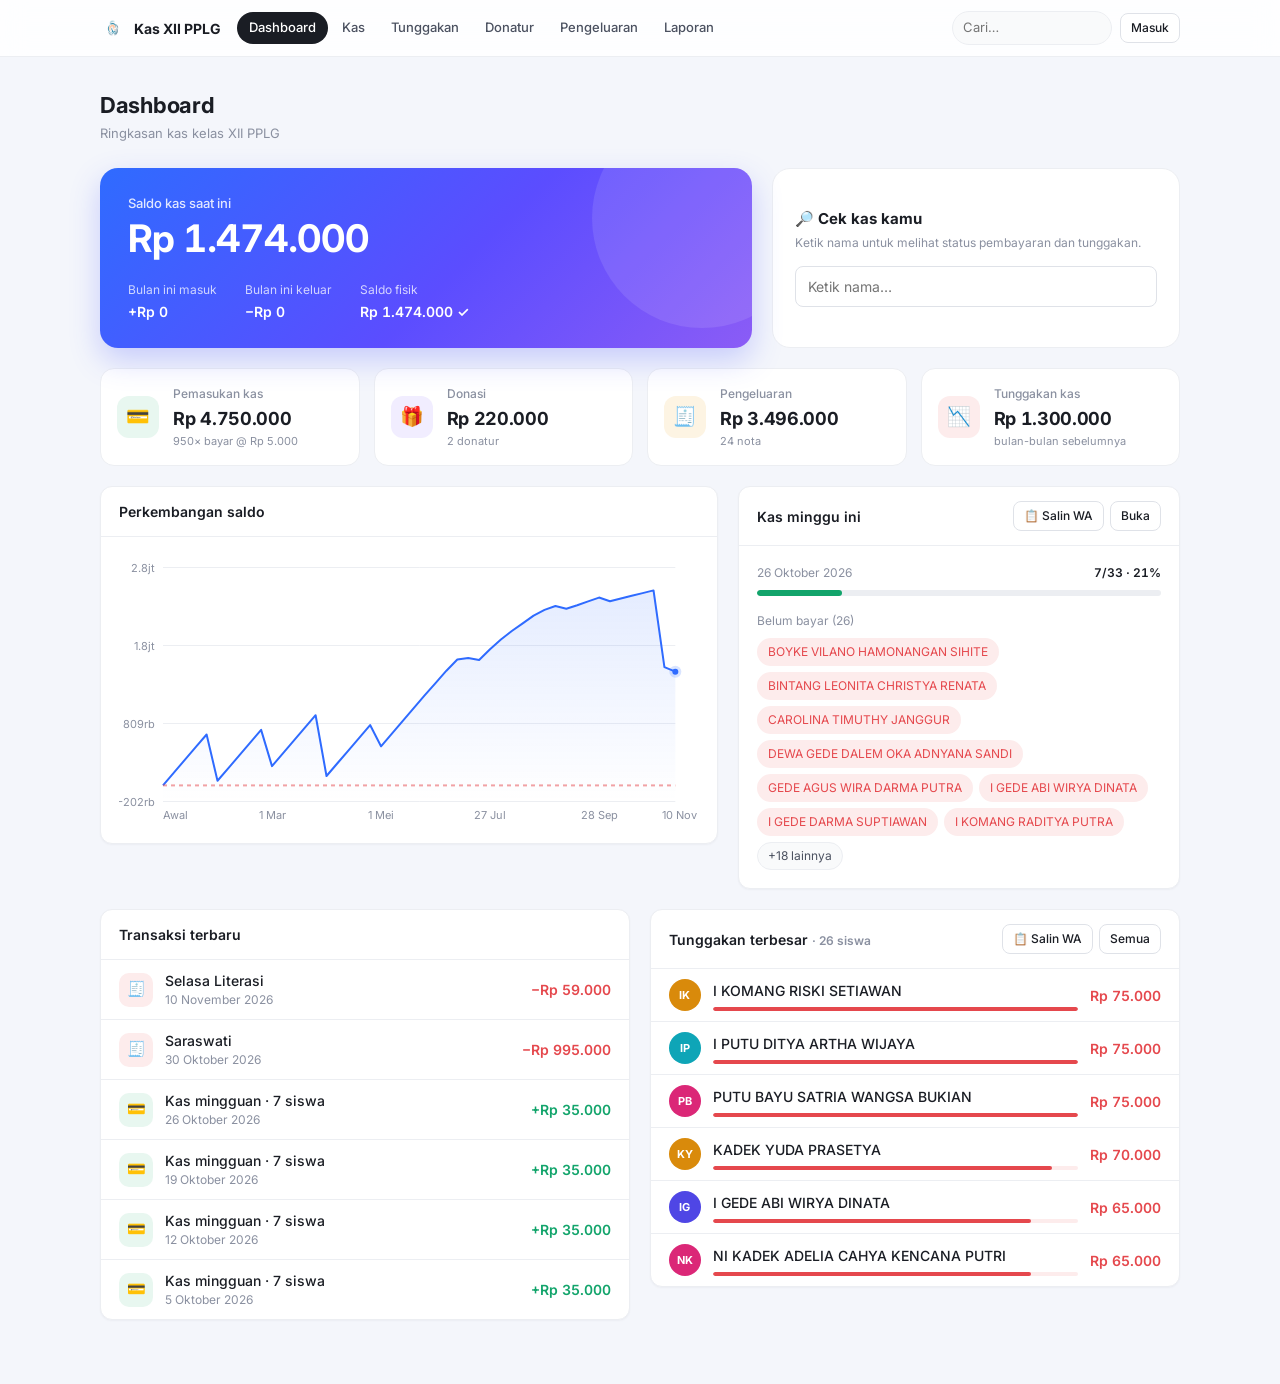
<file: index.html>
<!DOCTYPE html>
<html lang="id">

<head>
    <meta charset="UTF-8">
    <meta name="viewport" content="width=device-width, initial-scale=1.0">
    <title>Kas XII PPLG | SMKN 2 Kuta Selatan</title>
    <meta name="description" content="Dashboard kas kelas XII PPLG SMKN 2 Kuta Selatan: saldo, pemasukan, pengeluaran, donasi, dan status kas per siswa.">
    <link rel="canonical" href="https://zynxx24.github.io/XII-PPLG---CASH-EXPORTED/">
    <link rel="icon" href="data:image/svg+xml,%3Csvg%20xmlns%3D%27http%3A//www.w3.org/2000/svg%27%20viewBox%3D%270%200%2064%2064%27%3E%3Crect%20width%3D%2764%27%20height%3D%2764%27%20rx%3D%2714%27%20fill%3D%27%234f46e5%27/%3E%3Ctext%20x%3D%2732%27%20y%3D%2744%27%20font-family%3D%27Arial%2Csans-serif%27%20font-size%3D%2734%27%20font-weight%3D%27700%27%20fill%3D%27%23fff%27%20text-anchor%3D%27middle%27%3EK%3C/text%3E%3C/svg%3E">
    <meta property="og:type" content="website">
    <meta property="og:locale" content="id_ID">
    <meta property="og:title" content="Kas XII PPLG | SMKN 2 Kuta Selatan">
    <meta property="og:description" content="Dashboard kas kelas XII PPLG SMKN 2 Kuta Selatan: saldo, pemasukan, pengeluaran, donasi, dan status kas per siswa.">
    <meta property="og:url" content="https://zynxx24.github.io/XII-PPLG---CASH-EXPORTED/">
    <meta property="og:image" content="https://zynxx24.github.io/XII-PPLG---CASH-EXPORTED/docs/og-image.jpg">
    <meta property="og:image:width" content="1200">
    <meta property="og:image:height" content="630">
    <meta name="twitter:card" content="summary_large_image">
    <meta name="robots" content="noindex, nofollow">
    <link rel="stylesheet" href="css/style.css">
</head>

<body>
    <header class="topbar">
        <div class="wrap topbar-inner">
            <a class="brand" onclick="navigateTo('dashboard')">
                <img src="asset/webp/PPLG-LOGO.webp" alt="">
                <span>Kas XII PPLG</span>
            </a>
            <nav class="nav" id="nav"></nav>
            <div class="topbar-right">
                <input class="search" id="global-search" type="search" placeholder="Cari…" oninput="handleSearch(this.value)">
                <span id="user-slot"></span>
            </div>
        </div>
    </header>

    <main class="wrap">
        <div class="page-head">
            <h1 id="page-title">Dashboard</h1>
            <p id="page-subtitle"></p>
        </div>
        <div id="content-area">
            <div class="loading">Memuat…</div>
        </div>
    </main>

    <div class="modal-overlay" id="modal-overlay" onclick="closeModal(event)">
        <div class="modal">
            <div class="modal-header">
                <h3 id="modal-title"></h3>
                <button class="modal-close" onclick="closeModal()">&times;</button>
            </div>
            <div class="modal-body" id="modal-body"></div>
            <div class="modal-footer" id="modal-footer"></div>
        </div>
    </div>

    <div class="toast-container" id="toast-container"></div>

    <script src="js/static_data.js"></script>
    <script src="js/api.js"></script>
    <script src="js/core.js"></script>
    <script src="js/chart.js"></script>
    <script src="js/member.js"></script>
    <script src="js/pages/dashboard.js"></script>
    <script src="js/pages/payments.js"></script>
    <script src="js/pages/recap.js"></script>
    <script src="js/pages/donations.js"></script>
    <script src="js/pages/expenses.js"></script>
    <script src="js/pages/reports.js"></script>
    <script src="js/pages/settings.js"></script>
    <script src="js/app.js"></script>
</body>

</html>
</file>
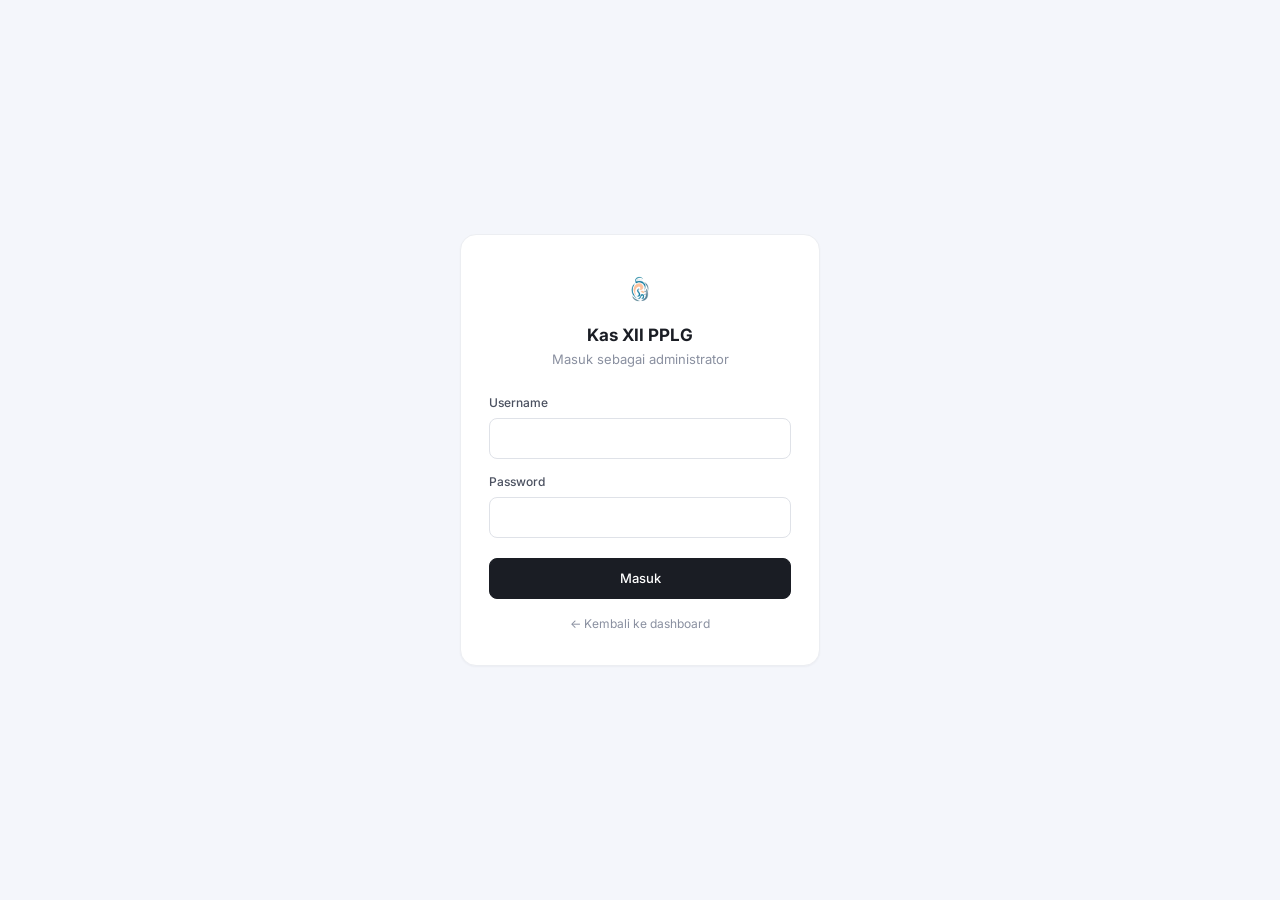
<file: admin.html>
<!DOCTYPE html>
<html lang="id">

<head>
    <meta charset="UTF-8">
    <meta name="viewport" content="width=device-width, initial-scale=1.0">
    <meta name="description" content="Kas XII PPLG - Login Admin">
    <title>Login Admin · Kas XII PPLG</title>
    <link rel="stylesheet" href="css/style.css">
</head>

<body>
    <div class="login">
        <form class="login-card" id="form-admin" onsubmit="handleLogin(event)">
            <img src="asset/webp/PPLG-LOGO.webp" alt="">
            <h1>Kas XII PPLG</h1>
            <p>Masuk sebagai administrator</p>

            <div class="login-error" id="login-error"></div>

            <div class="field">
                <label for="admin-username">Username</label>
                <input type="text" class="input" id="admin-username" autocomplete="username" required>
            </div>
            <div class="field">
                <label for="admin-password">Password</label>
                <input type="password" class="input" id="admin-password" autocomplete="current-password" required>
            </div>
            <button type="submit" class="btn btn-primary">Masuk</button>
            <a class="login-back" href="index.html">← Kembali ke dashboard</a>
        </form>
    </div>

    <script>
        async function handleLogin(e) {
            e.preventDefault();
            const errorEl = document.getElementById('login-error');
            errorEl.style.display = 'none';

            const body = {
                role: 'admin',
                username: document.getElementById('admin-username').value,
                password: document.getElementById('admin-password').value
            };

            try {
                const res = await fetch('/api/login', {
                    method: 'POST',
                    headers: { 'Content-Type': 'application/json' },
                    body: JSON.stringify(body)
                });

                const data = await res.json();
                if (!res.ok) {
                    errorEl.textContent = data.error || 'Login gagal';
                    errorEl.style.display = 'block';
                    return;
                }

                localStorage.setItem('token', data.token);
                localStorage.setItem('role', data.role);
                localStorage.setItem('name', body.username);

                window.location.href = 'index.html';
            } catch (err) {
                errorEl.textContent = 'Tidak dapat terhubung ke server';
                errorEl.style.display = 'block';
            }
        }

        if (localStorage.getItem('token') && localStorage.getItem('role') === 'admin') {
            window.location.href = 'index.html';
        }
    </script>
</body>

</html>
</file>
<file: css/style.css>
/*
 * XII PPLG Cash Management — Light & airy design
 */
@import url('https://fonts.googleapis.com/css2?family=Inter:wght@400;500;600;700&display=swap');

:root {
    --bg: #f4f6fb;
    --surface: #ffffff;
    --surface-2: #f9fafb;
    --border: #eceef2;
    --border-strong: #dfe2e8;

    --text: #1a1d24;
    --text-2: #4b5160;
    --muted: #8a90a0;

    --accent: #2f6bff;
    --accent-soft: #eef3ff;
    --ok: #12a46b;
    --ok-soft: #e8f7f0;
    --bad: #e5484d;
    --bad-soft: #fdecec;
    --warn: #d98a0b;
    --warn-soft: #fdf4e3;
    --purple: #7c5cff;
    --purple-soft: #f1edff;

    --radius: 12px;
    --radius-sm: 8px;
    --shadow: 0 1px 2px rgba(16, 24, 40, .04);
    --shadow-lg: 0 12px 40px rgba(16, 24, 40, .12);
    --wrap: 1120px;
}

*, *::before, *::after { margin: 0; padding: 0; box-sizing: border-box; }

html { -webkit-text-size-adjust: 100%; }

body {
    font-family: 'Inter', system-ui, -apple-system, 'Segoe UI', sans-serif;
    background: var(--bg);
    color: var(--text);
    font-size: 14px;
    line-height: 1.5;
    -webkit-font-smoothing: antialiased;
}

[hidden] { display: none !important; }
a { color: inherit; text-decoration: none; }
button { font: inherit; color: inherit; }
.wrap { max-width: var(--wrap); margin: 0 auto; padding: 0 20px; }
.muted { color: var(--muted); }
.ok { color: var(--ok); }
.bad { color: var(--bad); }
.warn { color: var(--warn); }
.num { font-variant-numeric: tabular-nums; white-space: nowrap; }
.right { text-align: right; }
.center { text-align: center; }

/* ======= Top bar ======= */
.topbar {
    position: sticky;
    top: 0;
    z-index: 50;
    background: rgba(255, 255, 255, .85);
    backdrop-filter: saturate(180%) blur(12px);
    -webkit-backdrop-filter: saturate(180%) blur(12px);
    border-bottom: 1px solid var(--border);
}

.topbar-inner {
    display: flex;
    align-items: center;
    gap: 16px;
    height: 56px;
}

.brand {
    display: flex;
    align-items: center;
    gap: 8px;
    font-weight: 700;
    font-size: 14px;
    white-space: nowrap;
}

.brand img { width: 26px; height: 26px; object-fit: contain; }

.nav {
    display: flex;
    gap: 2px;
    flex: 1;
    overflow-x: auto;
    scrollbar-width: none;
}

.nav::-webkit-scrollbar { display: none; }

.nav a {
    padding: 6px 12px;
    border-radius: 999px;
    color: var(--text-2);
    font-weight: 500;
    font-size: 13px;
    white-space: nowrap;
    cursor: pointer;
    transition: background .15s, color .15s;
}

.nav a:hover { background: var(--surface-2); color: var(--text); }
.nav a.active { background: var(--text); color: #fff; }

.nav .dot {
    display: inline-block;
    min-width: 16px;
    margin-left: 4px;
    padding: 0 5px;
    border-radius: 999px;
    background: var(--bad);
    color: #fff;
    font-size: 10px;
    line-height: 16px;
    text-align: center;
}

.topbar-right { display: flex; align-items: center; gap: 8px; margin-left: auto; }

.search {
    width: 160px;
    padding: 6px 10px;
    border: 1px solid var(--border);
    border-radius: 999px;
    background: var(--surface-2);
    font: inherit;
    font-size: 13px;
    outline: none;
    transition: border-color .15s, width .2s;
}

.search:focus { border-color: var(--accent); width: 200px; background: #fff; }

/* ======= Page ======= */
main.wrap { padding-top: 32px; padding-bottom: 64px; }

.page-head { margin-bottom: 24px; }
.page-head h1 { font-size: 22px; font-weight: 700; letter-spacing: -.3px; }
.page-head p { color: var(--muted); font-size: 13px; margin-top: 2px; }

.stack { display: flex; flex-direction: column; gap: 20px; }
.cols { display: grid; grid-template-columns: 1.4fr 1fr; gap: 20px; align-items: start; }

/* ======= Hero & stats ======= */
.hero-grid { display: grid; grid-template-columns: 1.6fr 1fr; gap: 20px; }

.hero {
    position: relative;
    overflow: hidden;
    padding: 26px 28px;
    border-radius: 18px;
    color: #fff;
    background: linear-gradient(135deg, #2f6bff 0%, #5b4dff 55%, #8b5cf6 100%);
    box-shadow: 0 12px 30px rgba(63, 81, 255, .25);
}

.hero::after {
    content: '';
    position: absolute;
    right: -60px;
    top: -60px;
    width: 220px;
    height: 220px;
    border-radius: 50%;
    background: rgba(255, 255, 255, .1);
}

.hero-label { font-size: 13px; opacity: .85; font-weight: 500; }
.hero-value { font-size: 38px; font-weight: 700; letter-spacing: -1px; line-height: 1.15; margin: 4px 0 20px; }
.hero-meta { display: flex; gap: 28px; flex-wrap: wrap; font-size: 12px; position: relative; z-index: 1; }
.hero-meta span { opacity: .75; }
.hero-meta b { display: block; font-size: 14px; font-weight: 600; margin-top: 2px; }
.hero-meta small { font-weight: 500; opacity: .8; }

.lookup {
    padding: 22px;
    border-radius: 18px;
    background: var(--surface);
    border: 1px solid var(--border);
    display: flex;
    flex-direction: column;
    justify-content: center;
}

.lookup-title { font-weight: 700; font-size: 15px; }
.lookup p { color: var(--muted); font-size: 12px; margin: 4px 0 14px; }

.stats {
    display: grid;
    grid-template-columns: repeat(auto-fit, minmax(200px, 1fr));
    gap: 14px;
}

.stat {
    display: flex;
    gap: 14px;
    align-items: center;
    background: var(--surface);
    border: 1px solid var(--border);
    border-radius: 14px;
    padding: 16px;
    transition: transform .15s, box-shadow .15s;
}

.stat:hover { transform: translateY(-2px); box-shadow: 0 6px 18px rgba(16, 24, 40, .06); }

.stat-icon {
    flex-shrink: 0;
    width: 42px;
    height: 42px;
    display: grid;
    place-items: center;
    border-radius: 12px;
    font-size: 19px;
    background: var(--tone-soft, var(--accent-soft));
}

.stat-label { font-size: 12px; color: var(--muted); font-weight: 500; }
.stat-value { font-size: 18px; font-weight: 700; margin-top: 2px; letter-spacing: -.3px; }
.stat-sub { font-size: 11px; color: var(--muted); margin-top: 1px; }

.tone-ok { --tone: var(--ok); --tone-soft: var(--ok-soft); }
.tone-bad { --tone: var(--bad); --tone-soft: var(--bad-soft); }
.tone-warn { --tone: var(--warn); --tone-soft: var(--warn-soft); }
.tone-purple { --tone: var(--purple); --tone-soft: var(--purple-soft); }
.stat.tone-ok .stat-value, .stat.tone-bad .stat-value, .stat.tone-warn .stat-value, .stat.tone-purple .stat-value { color: var(--text); }

/* ======= Panel ======= */
.panel {
    background: var(--surface);
    border: 1px solid var(--border);
    border-radius: var(--radius);
    box-shadow: var(--shadow);
    overflow: hidden;
}

.panel-head {
    display: flex;
    align-items: center;
    justify-content: space-between;
    gap: 12px;
    padding: 14px 18px;
    border-bottom: 1px solid var(--border);
}

.panel-head h2 { font-size: 14px; font-weight: 600; }
.panel-head .muted { font-size: 12px; }
.panel-body { padding: 18px; }
.panel-actions { display: flex; gap: 6px; align-items: center; }

/* ======= List rows ======= */
.list { list-style: none; }

.row {
    display: flex;
    align-items: center;
    gap: 12px;
    padding: 10px 18px;
    border-bottom: 1px solid var(--border);
}

.row:last-child { border-bottom: none; }
.row:hover { background: var(--surface-2); }
.row-main { flex: 1; min-width: 0; }
.row-title { font-weight: 500; overflow: hidden; text-overflow: ellipsis; white-space: nowrap; }
.row-meta { font-size: 12px; color: var(--muted); }
.row-amount { font-weight: 600; }
.row-actions { display: flex; gap: 2px; opacity: .5; transition: opacity .15s; }
.row:hover .row-actions { opacity: 1; }

.more {
    display: block;
    width: 100%;
    padding: 10px;
    border: none;
    border-top: 1px solid var(--border);
    background: none;
    color: var(--accent);
    font-size: 12px;
    font-weight: 500;
    cursor: pointer;
}

/* ======= Buttons ======= */
.btn {
    display: inline-flex;
    align-items: center;
    gap: 6px;
    padding: 7px 14px;
    border: 1px solid var(--border-strong);
    border-radius: var(--radius-sm);
    background: var(--surface);
    font-size: 13px;
    font-weight: 500;
    cursor: pointer;
    white-space: nowrap;
    transition: background .15s, border-color .15s;
}

.btn:hover { background: var(--surface-2); }
.btn-primary { background: var(--text); border-color: var(--text); color: #fff; }
.btn-primary:hover { background: #333845; }
.btn-danger { color: var(--bad); }
.btn-sm { padding: 5px 10px; font-size: 12px; }

.icon-btn {
    width: 28px;
    height: 28px;
    display: inline-grid;
    place-items: center;
    border: none;
    border-radius: 6px;
    background: none;
    color: var(--muted);
    cursor: pointer;
    font-size: 13px;
}

.icon-btn:hover { background: var(--border); color: var(--text); }
.icon-btn.danger:hover { background: var(--bad-soft); color: var(--bad); }
.icon-btn.good:hover { background: var(--ok-soft); color: var(--ok); }

/* ======= Badges / chips ======= */
.badge {
    display: inline-block;
    padding: 2px 8px;
    border-radius: 999px;
    font-size: 11px;
    font-weight: 600;
    white-space: nowrap;
    background: var(--surface-2);
    color: var(--text-2);
}

.badge.ok { background: var(--ok-soft); color: var(--ok); }
.badge.bad { background: var(--bad-soft); color: var(--bad); }
.badge.warn { background: var(--warn-soft); color: var(--warn); }
.badge.purple { background: var(--purple-soft); color: var(--purple); }

.chips { display: flex; flex-wrap: wrap; gap: 6px; }

.chip {
    padding: 4px 10px;
    border-radius: 999px;
    background: var(--surface-2);
    border: 1px solid var(--border);
    font-size: 12px;
    color: var(--text-2);
}

.chip.bad { background: var(--bad-soft); border-color: transparent; color: var(--bad); }

/* ======= Progress ======= */
.progress { height: 6px; background: var(--border); border-radius: 999px; overflow: hidden; }
.progress > span { display: block; height: 100%; background: var(--ok); border-radius: inherit; transition: width .4s; }

.progress-line {
    display: flex;
    justify-content: space-between;
    font-size: 12px;
    color: var(--muted);
    margin-bottom: 8px;
}

.progress-line b { color: var(--text); font-weight: 600; }

/* ======= Chart ======= */
.chart { width: 100%; height: 270px; display: block; }

/* ======= Payment grid ======= */
.grid-scroll { overflow-x: auto; }

.grid {
    border-collapse: separate;
    border-spacing: 0;
    font-size: 13px;
    min-width: 100%;
}

.grid th, .grid td {
    padding: 8px 10px;
    border-bottom: 1px solid var(--border);
    background: var(--surface);
}

.grid thead th {
    position: sticky;
    top: 0;
    font-size: 11px;
    font-weight: 600;
    color: var(--muted);
    background: var(--surface-2);
    text-align: center;
    white-space: nowrap;
}

.grid .name {
    position: sticky;
    left: 0;
    z-index: 1;
    min-width: 200px;
    max-width: 240px;
    text-align: left;
    font-weight: 500;
    overflow: hidden;
    text-overflow: ellipsis;
    white-space: nowrap;
    border-right: 1px solid var(--border);
}

.grid .status {
    position: sticky;
    right: 0;
    z-index: 1;
    min-width: 72px;
    border-left: 1px solid var(--border);
}

.grid thead .name, .grid thead .status { z-index: 2; }
.grid td.cell { text-align: center; padding: 6px; }
.grid tbody tr:hover td { background: var(--surface-2); }

.grid .date-head { line-height: 1.2; }
.grid .date-head b { display: block; font-size: 13px; color: var(--text); }

.grid .del-date {
    display: none;
    margin: 2px auto 0;
    border: none;
    background: none;
    color: var(--bad);
    font-size: 10px;
    cursor: pointer;
}

.grid th:hover .del-date { display: block; }

.tick {
    width: 18px;
    height: 18px;
    accent-color: var(--ok);
    cursor: pointer;
    vertical-align: middle;
}

.paid-mark { color: var(--ok); font-weight: 700; }
.unpaid-mark { display: inline-block; width: 6px; height: 6px; border-radius: 50%; background: var(--border-strong); vertical-align: middle; }
.exempt { color: var(--purple); font-weight: 700; }

/* ======= Recap (details) ======= */
.month {
    background: var(--surface);
    border: 1px solid var(--border);
    border-radius: var(--radius);
    overflow: hidden;
}

.month + .month { margin-top: 10px; }

.month summary {
    display: flex;
    align-items: center;
    gap: 12px;
    padding: 14px 18px;
    cursor: pointer;
    list-style: none;
}

.month summary::-webkit-details-marker { display: none; }

.month summary::before {
    content: '›';
    font-size: 18px;
    color: var(--muted);
    transition: transform .2s;
}

.month[open] summary::before { transform: rotate(90deg); }
.month[open] summary { border-bottom: 1px solid var(--border); }
.month-title { flex: 1; font-weight: 600; }
.month-title small { display: block; font-weight: 400; font-size: 12px; color: var(--muted); }

/* ======= Forms ======= */
.field { margin-bottom: 14px; }
.field label { display: block; font-size: 12px; font-weight: 500; color: var(--text-2); margin-bottom: 6px; }

.input {
    width: 100%;
    padding: 9px 12px;
    border: 1px solid var(--border-strong);
    border-radius: var(--radius-sm);
    background: #fff;
    font: inherit;
    color: var(--text);
    outline: none;
    transition: border-color .15s, box-shadow .15s;
}

.input:focus { border-color: var(--accent); box-shadow: 0 0 0 3px var(--accent-soft); }

.form-grid { display: grid; grid-template-columns: repeat(auto-fit, minmax(220px, 1fr)); gap: 0 16px; }
.form-foot { display: flex; justify-content: flex-end; margin-top: 4px; }

/* ======= Empty / loading ======= */
.empty { padding: 40px 20px; text-align: center; color: var(--muted); font-size: 13px; }
.empty-icon { font-size: 28px; margin-bottom: 6px; opacity: .6; }

.loading { padding: 60px 0; text-align: center; color: var(--muted); }

.loading::before {
    content: '';
    display: block;
    width: 22px;
    height: 22px;
    margin: 0 auto 10px;
    border: 2px solid var(--border);
    border-top-color: var(--text);
    border-radius: 50%;
    animation: spin .7s linear infinite;
}

@keyframes spin { to { transform: rotate(360deg); } }

.fade-in { animation: fadeIn .25s ease; }
@keyframes fadeIn { from { opacity: 0; transform: translateY(4px); } to { opacity: 1; transform: none; } }

/* ======= Modal ======= */
.modal-overlay {
    position: fixed;
    inset: 0;
    z-index: 100;
    display: none;
    align-items: center;
    justify-content: center;
    padding: 20px;
    background: rgba(16, 24, 40, .35);
}

.modal-overlay.active { display: flex; animation: fadeIn .15s ease; }

.modal {
    width: 100%;
    max-width: 420px;
    background: var(--surface);
    border-radius: 14px;
    box-shadow: var(--shadow-lg);
}

.modal-header { display: flex; justify-content: space-between; align-items: center; padding: 16px 20px 0; }
.modal-header h3 { font-size: 15px; font-weight: 600; }
.modal-close { border: none; background: none; font-size: 20px; color: var(--muted); cursor: pointer; line-height: 1; }
.modal-body { padding: 16px 20px 4px; }
.modal-footer { display: flex; justify-content: flex-end; gap: 8px; padding: 0 20px 18px; }

/* ======= Toast ======= */
.toast-container {
    position: fixed;
    bottom: 20px;
    left: 50%;
    transform: translateX(-50%);
    z-index: 200;
    display: flex;
    flex-direction: column;
    gap: 8px;
    align-items: center;
}

.toast {
    padding: 10px 16px;
    border-radius: 999px;
    background: var(--text);
    color: #fff;
    font-size: 13px;
    box-shadow: var(--shadow-lg);
    animation: fadeIn .2s ease;
    transition: opacity .3s;
}

.toast.error { background: var(--bad); }
.toast.success { background: var(--ok); }

/* ======= Login ======= */
.login {
    min-height: 100vh;
    display: grid;
    place-items: center;
    padding: 20px;
}

.login-card {
    width: 100%;
    max-width: 360px;
    background: var(--surface);
    border: 1px solid var(--border);
    border-radius: 16px;
    padding: 32px 28px;
    box-shadow: var(--shadow);
}

.login-card img { width: 44px; height: 44px; object-fit: contain; display: block; margin: 0 auto 12px; }
.login-card h1 { font-size: 17px; text-align: center; }
.login-card > p { font-size: 13px; text-align: center; color: var(--muted); margin: 2px 0 24px; }
.login-card .btn { width: 100%; justify-content: center; padding: 10px; margin-top: 6px; }

.login-error {
    display: none;
    margin-bottom: 14px;
    padding: 9px 12px;
    border-radius: var(--radius-sm);
    background: var(--bad-soft);
    color: var(--bad);
    font-size: 13px;
}

.login-back { display: block; text-align: center; margin-top: 16px; font-size: 12px; color: var(--muted); }

/* ======= Report preview ======= */
.report-wrap {
    padding: 24px;
    background: var(--surface-2);
    border: 1px dashed var(--border-strong);
    border-radius: var(--radius);
    overflow-x: auto;
    display: flex;
    justify-content: center;
}

.report { width: 210mm; background: #fff; color: #1e293b; box-shadow: var(--shadow-lg); font-size: 11px; }
.report section { padding: 40px 50px; }
.report section + section { page-break-before: always; break-before: page; }
.report .cover { min-height: 297mm; display: flex; flex-direction: column; justify-content: center; align-items: center; text-align: center; }
.report h2 { font-size: 15px; font-weight: 700; text-transform: uppercase; padding-left: 10px; border-left: 4px solid #2f6bff; }
.report h2 + p { color: #64748b; margin: 4px 0 18px 14px; }
.report h3 { font-size: 12px; font-weight: 700; margin: 18px 0 8px; text-transform: uppercase; }
.report table { width: 100%; border-collapse: collapse; }
.report th { background: #f1f5f9; font-size: 10px; color: #475569; text-transform: uppercase; text-align: left; }
.report th, .report td { padding: 6px 9px; border-bottom: 1px solid #e2e8f0; }
.report .r-cards { display: grid; grid-template-columns: repeat(3, 1fr); gap: 12px; margin-bottom: 18px; }
.report .r-card { border: 1px solid #e2e8f0; border-radius: 8px; padding: 14px; text-align: center; }
.report .r-card span { font-size: 9px; font-weight: 700; color: #64748b; text-transform: uppercase; }
.report .r-card div { font-size: 16px; font-weight: 800; margin-top: 4px; }
.report .toc div { padding: 8px 0; border-bottom: 1px dotted #cbd5e1; font-weight: 600; font-size: 13px; }
.report .note { margin-top: 30px; padding: 16px; background: #fffbeb; border: 1px solid #fde68a; border-radius: 8px; color: #92400e; line-height: 1.6; }
.report .signs { display: flex; justify-content: space-between; margin-top: 70px; font-size: 12px; }
.report .signs > div { width: 190px; text-align: center; }
.report .signs p { margin-bottom: 60px; }
.report .signs b { display: block; border-top: 1px solid #475569; padding-top: 6px; }

/* ======= Avatar, icons, links ======= */
.avatar {
    flex-shrink: 0;
    width: 32px;
    height: 32px;
    display: inline-grid;
    place-items: center;
    border-radius: 50%;
    color: #fff;
    font-size: 11px;
    font-weight: 700;
    letter-spacing: .3px;
}

.avatar.lg { width: 52px; height: 52px; font-size: 17px; }

.tx-icon {
    flex-shrink: 0;
    width: 34px;
    height: 34px;
    display: grid;
    place-items: center;
    border-radius: 10px;
    font-size: 15px;
}

.tx-icon.in { background: var(--ok-soft); }
.tx-icon.out { background: var(--bad-soft); }

.name-link { cursor: pointer; }
.name-link:hover { color: var(--accent); text-decoration: underline; }
.row.clickable { cursor: pointer; }
a.chip { cursor: pointer; }
a.chip:hover { filter: brightness(.95); }

.bar { height: 4px; margin-top: 6px; border-radius: 999px; background: var(--bad-soft); overflow: hidden; }
.bar span { display: block; height: 100%; border-radius: inherit; background: var(--bad); }

.cols-even { grid-template-columns: 1fr 1fr; }
.hint { font-size: 12px; color: var(--muted); margin-bottom: 12px; }

/* ======= Tabs & toolbar ======= */
.toolbar { display: flex; justify-content: space-between; align-items: center; gap: 12px; flex-wrap: wrap; }

.tabs {
    display: inline-flex;
    gap: 2px;
    padding: 3px;
    border-radius: 10px;
    background: #eceef2;
}

.tabs button {
    padding: 6px 14px;
    border: none;
    border-radius: 8px;
    background: none;
    color: var(--text-2);
    font-size: 13px;
    font-weight: 500;
    cursor: pointer;
}

.tabs button.active { background: #fff; color: var(--text); box-shadow: 0 1px 3px rgba(16, 24, 40, .1); }
.tabs.small button { padding: 4px 10px; font-size: 12px; white-space: nowrap; }

/* ======= Date picker ======= */
.date-picker { display: flex; gap: 8px; align-items: stretch; flex-wrap: wrap; }

.date-chip {
    min-width: 58px;
    padding: 8px 10px;
    border: 1px solid var(--border);
    border-radius: 12px;
    background: var(--surface);
    font-size: 11px;
    color: var(--muted);
    cursor: pointer;
    line-height: 1.2;
    transition: border-color .15s, background .15s;
}

.date-chip b { display: block; font-size: 17px; color: var(--text); }
.date-chip:hover { border-color: var(--accent); }
.date-chip.active { background: var(--accent); border-color: var(--accent); color: rgba(255, 255, 255, .8); }
.date-chip.active b { color: #fff; }
.date-select { width: auto; flex: 1; min-width: 160px; max-width: 220px; }

/* ======= Pay cards ======= */
.pay-grid { display: grid; grid-template-columns: repeat(auto-fill, minmax(260px, 1fr)); gap: 8px; }

.pay-card {
    display: flex;
    align-items: center;
    gap: 10px;
    padding: 10px 12px;
    border: 1px solid var(--border);
    border-radius: 12px;
    background: var(--surface);
    min-width: 0;
    text-align: left;
    cursor: pointer;
    transition: border-color .15s, background .15s, transform .1s;
}

.pay-card:hover { border-color: var(--border-strong); }
.pay-card:active { transform: scale(.98); }
.pay-name { flex: 1; min-width: 0; font-size: 12px; font-weight: 600; overflow: hidden; text-overflow: ellipsis; white-space: nowrap; }
.pay-status { font-size: 11px; font-weight: 600; white-space: nowrap; color: var(--bad); }
.pay-card.paid { background: var(--ok-soft); border-color: #c6ead9; }
.pay-card.paid .pay-status { color: var(--ok); }
.pay-card.exempt { background: var(--purple-soft); border-color: transparent; }
.pay-card.exempt .pay-status { color: var(--purple); }

.grid .date-head { display: block; cursor: pointer; color: var(--muted); }
.grid .date-head:hover b { color: var(--accent); }

/* ======= Member modal ======= */
.member-head { display: flex; align-items: center; gap: 14px; margin-bottom: 18px; }
.member-name { font-weight: 700; font-size: 15px; margin-bottom: 4px; }

.mini-stats { display: grid; grid-template-columns: repeat(3, 1fr); gap: 8px; margin-bottom: 18px; }
.mini-stats > div { padding: 10px; border-radius: 10px; background: var(--surface-2); text-align: center; }
.mini-stats b { display: block; font-size: 16px; }
.mini-stats span { font-size: 11px; color: var(--muted); }

.calendar { display: flex; flex-direction: column; gap: 6px; max-height: 180px; overflow-y: auto; }
.cal-row { display: flex; align-items: center; gap: 10px; }
.cal-month { width: 52px; font-size: 11px; color: var(--muted); }
.cal-dots { display: flex; gap: 5px; }
.cal-dots i, .legend i { display: inline-block; width: 14px; height: 14px; border-radius: 4px; }
.legend { float: right; font-weight: 400; color: var(--muted); }
.legend i { width: 9px; height: 9px; margin: 0 3px 0 8px; vertical-align: middle; }
i.ok { background: var(--ok); }
i.no { background: #f6c5c6; }
i.ex { background: var(--purple); }

.mini-row { display: flex; justify-content: space-between; gap: 10px; padding: 6px 0; border-bottom: 1px dashed var(--border); font-size: 12px; }
.modal { max-height: calc(100vh - 40px); overflow-y: auto; }

.month-bar { display: flex; justify-content: space-between; align-items: center; gap: 10px; padding: 10px 18px; background: var(--surface-2); border-bottom: 1px solid var(--border); font-size: 12px; }

/* ======= Report extras ======= */
.report-bar { display: flex; align-items: flex-end; gap: 20px; flex-wrap: wrap; }
.report .r-head { display: flex; justify-content: space-between; margin: -16px 0 22px; padding-bottom: 8px; border-bottom: 1px solid #e2e8f0; font-size: 9px; color: #94a3b8; text-transform: uppercase; letter-spacing: .5px; }
.report .r-total td { background: #f0f5ff; font-weight: 800; color: #1e40af; }
.report .r-progress { height: 10px; border-radius: 999px; background: #fee2e2; overflow: hidden; }
.report .r-progress span { display: block; height: 100%; background: #10b981; }
.report .r-name { white-space: nowrap; max-width: 210px; overflow: hidden; text-overflow: ellipsis; }
.report .r-matrix { font-size: 9px; }
.report .r-matrix th, .report .r-matrix td { padding: 4px 5px; }
.report .c-ok { background: #ecfdf5; color: #047857; font-weight: 700; }
.report .c-part { background: #fffbeb; color: #b45309; font-weight: 700; }
.report .c-no { background: #fef2f2; color: #dc2626; font-weight: 700; }
.report .c-ex { background: #f5f3ff; color: #7c3aed; font-weight: 700; }
.report .r-compact td, .report .r-compact th { padding: 4px 9px; }
.report .r-legend { margin-top: 10px; color: #64748b; font-size: 10px; }
.report .r-legend i { display: inline-block; width: 10px; height: 10px; border-radius: 2px; margin: 0 4px 0 10px; vertical-align: middle; }
.report td.right, .report th.right { text-align: right; }
.report td.center, .report th.center { text-align: center; }

/* ======= Responsive ======= */
@media (max-width: 860px) {
    .cols, .cols-even, .hero-grid { grid-template-columns: 1fr; }
    .search { display: none; }
}

@media (max-width: 560px) {
    .wrap { padding: 0 14px; }
    .topbar-inner { flex-wrap: wrap; height: auto; padding-top: 10px; gap: 8px; }
    .nav { order: 3; flex-basis: 100%; padding-bottom: 8px; }
    main.wrap { padding-top: 20px; }
    .hero-value { font-size: 28px; }
    .stats { grid-template-columns: 1fr 1fr; gap: 10px; }
    .stat { padding: 12px; gap: 10px; }
    .stat-icon { width: 34px; height: 34px; font-size: 16px; border-radius: 10px; }
    .stat-value { font-size: 15px; }
    .pay-grid { grid-template-columns: minmax(0, 1fr); }
    .tabs.small button { padding: 4px 8px; }
    .hero-meta { gap: 16px; }
    .row-actions { opacity: 1; }
}

/* ======= Print (PDF report) ======= */
@media print {
    @page { size: A4; margin: 12mm 0; }
    .report section { padding: 0 16mm; }
    .report .cover { min-height: 268mm; }
    .report .r-head { margin-top: 0; }
    .report tr { break-inside: avoid; }
    body { background: #fff; -webkit-print-color-adjust: exact; print-color-adjust: exact; }
    .topbar, .page-head, .no-print, .toast-container, .modal-overlay { display: none !important; }
    main.wrap { max-width: none; padding: 0; }
    .report-wrap { padding: 0; border: none; background: #fff; display: block; }
    .report { box-shadow: none; width: 100%; }
}
</file>
